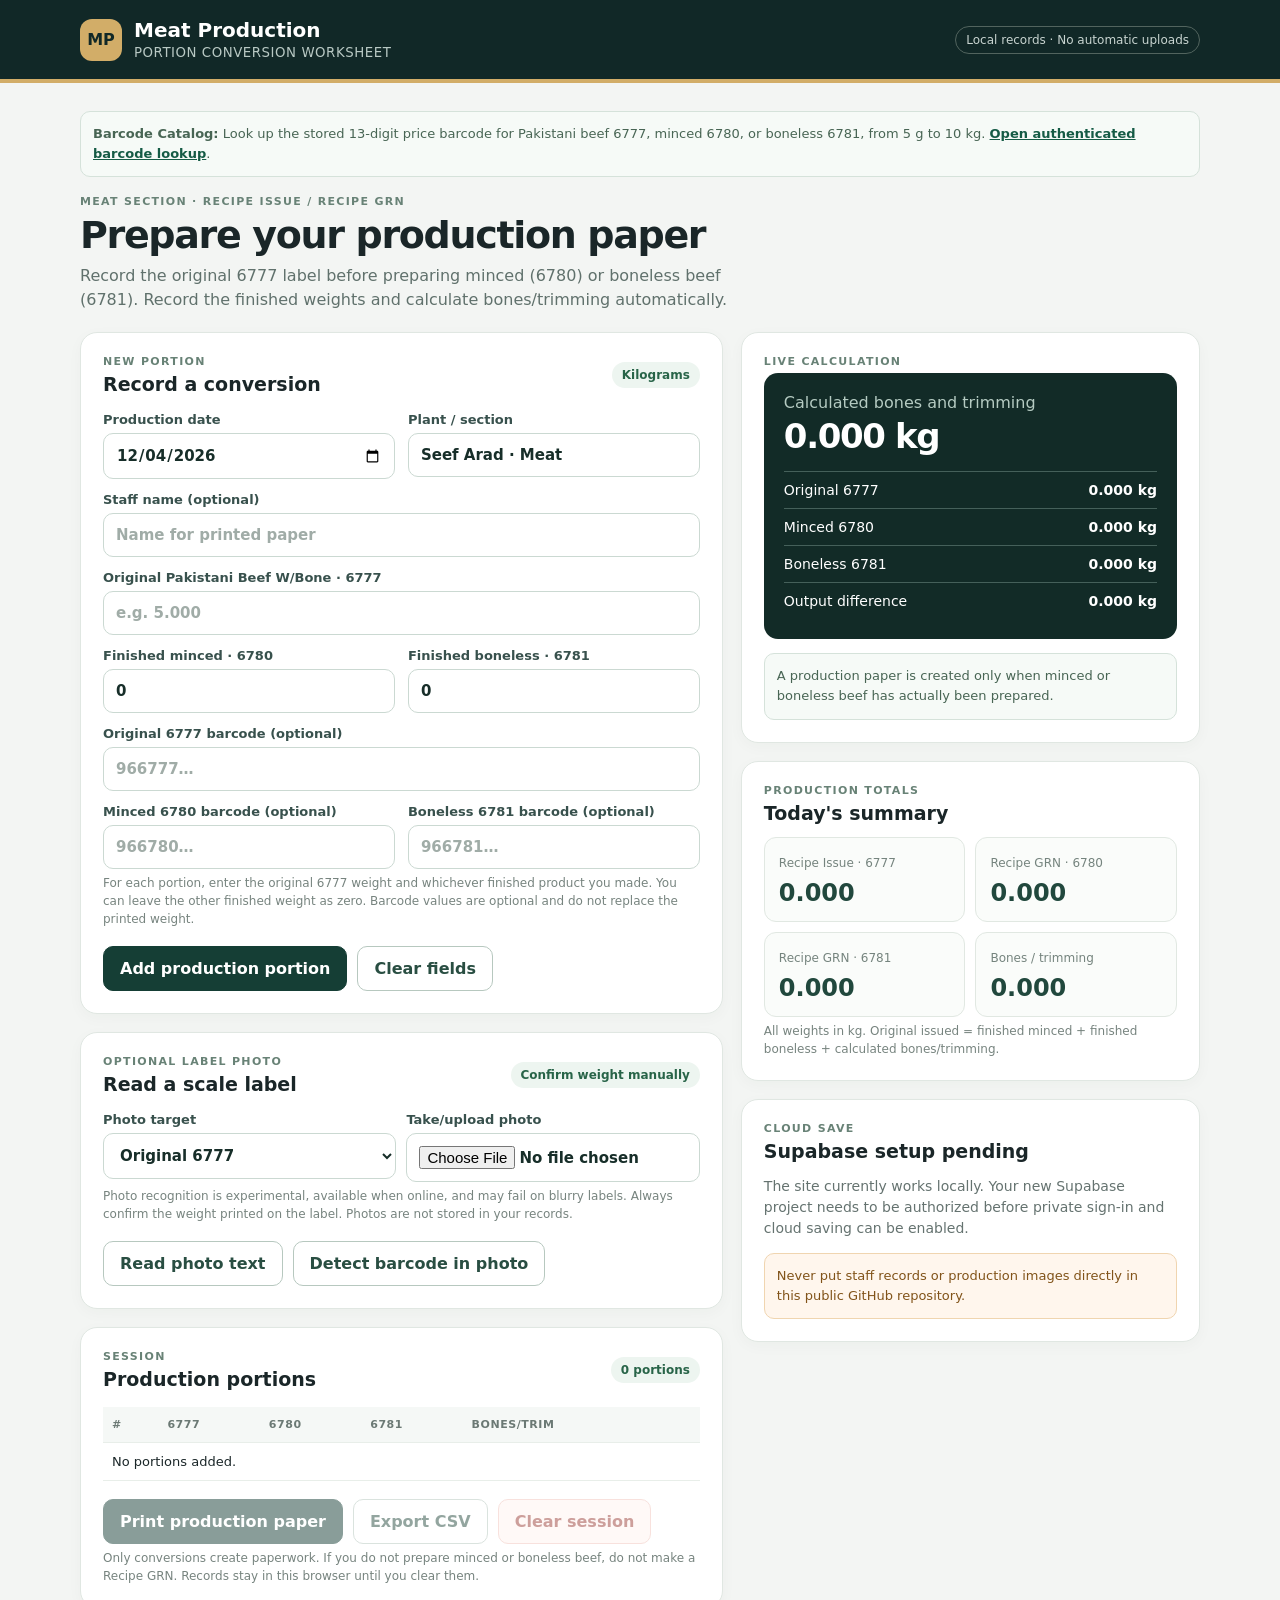
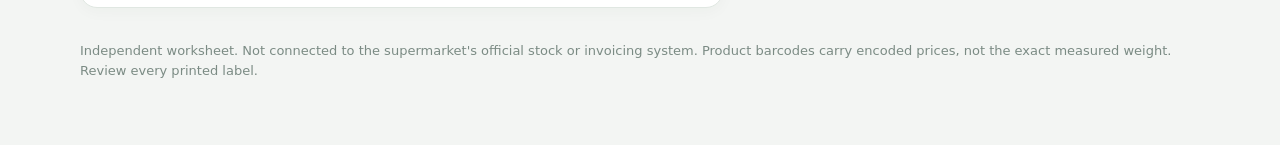
<file: manual-worksheet.html>
<!DOCTYPE html>
<html lang="en">
<head>
<meta charset="UTF-8"><meta name="viewport" content="width=device-width,initial-scale=1">
<title>Meat Production | Portion Conversion Worksheet</title>
<meta name="theme-color" content="#112827">
<style>
:root{font-family:Inter,system-ui,-apple-system,"Segoe UI",sans-serif;color:#1a2628;background:#f3f5f3;font-synthesis:none}
*{box-sizing:border-box}body{margin:0}button,input,select{font:inherit}button{cursor:pointer}a{color:inherit}
.top{background:#112827;color:white;padding:18px 0;border-bottom:4px solid #d2ad68}
.wrap{width:min(1120px,calc(100% - 32px));margin:auto}.top .wrap{display:flex;justify-content:space-between;align-items:center;gap:12px}
.brand{display:flex;align-items:center;gap:12px}.mark{display:grid;place-items:center;background:#d2ad68;color:#112827;width:42px;height:42px;border-radius:12px;font-weight:900}.brand strong{display:block;font-size:20px}.brand small{color:#b9c9c4;letter-spacing:.04em}
.tag{color:#c8d4d0;border:1px solid #52645e;padding:6px 10px;border-radius:99px;font-size:12px}
main{padding:28px 0 65px}.hero{display:flex;align-items:flex-start;justify-content:space-between;gap:20px;margin-bottom:20px}
h1{font-size:clamp(26px,4vw,38px);margin:0 0 7px;letter-spacing:-.035em}h2{font-size:19px;margin:0}p{line-height:1.5}.muted{color:#657370}.hero p{margin:0;color:#60716c;max-width:670px}
.grid{display:grid;grid-template-columns:minmax(0,1.4fr) minmax(300px,1fr);gap:18px}.card{background:white;border:1px solid #e0e7e2;box-shadow:0 4px 15px #24332908;border-radius:17px;padding:22px;margin-bottom:18px}
.sectionhead{display:flex;align-items:center;justify-content:space-between;gap:12px;margin-bottom:17px}.eyebrow{font-size:11px;font-weight:800;letter-spacing:.12em;color:#688276;margin-bottom:5px;text-transform:uppercase}.pill{padding:6px 10px;border-radius:99px;background:#edf5f0;color:#286448;font-size:12px;font-weight:700}
.fields{display:grid;grid-template-columns:repeat(2,minmax(0,1fr));gap:13px}.field{display:flex;flex-direction:column;gap:6px;font-size:13px;font-weight:650;color:#38514d}.field.full{grid-column:1/-1}
input,select{width:100%;min-width:0;padding:12px;border:1px solid #cbd9d2;border-radius:10px;background:#fff;color:#172e29;font-size:15px}
input:focus,select:focus{outline:2px solid #93b9a9;border-color:#426d5b}input::placeholder{color:#a0aca7}
.help{font-size:12px;line-height:1.5;color:#77847f;margin:5px 0 0}
.actions{display:flex;flex-wrap:wrap;gap:10px;margin-top:18px}
.btn{background:#153e35;color:white;border:1px solid #153e35;border-radius:10px;font-weight:700;padding:12px 16px}
.btn.secondary{background:white;color:#294e42;border-color:#b7c8bf}.btn.danger{background:#fff4f1;border-color:#f2c5bc;color:#9c4139}
.btn:disabled{opacity:.5;cursor:not-allowed}.btn:hover:not(:disabled){filter:brightness(.95)}
.calc{background:#122b27;color:#fff;border-radius:14px;padding:20px;margin-bottom:14px}
.calc .muted{color:#b5cbc2}.metric{font-size:34px;font-weight:850;letter-spacing:-.04em;margin:4px 0 15px}.tally{display:flex;justify-content:space-between;gap:10px;border-top:1px solid #45605a;padding:10px 0;font-size:14px}
.tally strong{font-variant-numeric:tabular-nums}.good{color:#87e0b0}.bad{color:#ffb5a7}
.note{font-size:13px;line-height:1.55;border:1px solid #d5e2da;border-radius:10px;background:#f6faf7;padding:12px;color:#486554}
.note.warning{background:#fff6ed;border-color:#f0d5b0;color:#815319}.note.error{background:#fff1ed;border-color:#ecc3b8;color:#923d2b}
.statgrid{display:grid;grid-template-columns:repeat(2,minmax(0,1fr));gap:10px}.stat{border:1px solid #e1e8e2;border-radius:12px;padding:14px;background:#fafcfa}
.stat b{display:block;font-size:24px;color:#21483d;margin-top:8px;font-variant-numeric:tabular-nums}.stat span{font-size:12px;color:#75847e}
.table-scroll{overflow-x:auto}.records{width:100%;border-collapse:collapse;min-width:580px;font-size:13px}.records th{text-align:left;color:#6b7974;font-size:11px;letter-spacing:.05em;text-transform:uppercase;background:#f5f8f6}.records td,.records th{padding:11px 9px;border-bottom:1px solid #e8eee9}.records td{font-variant-numeric:tabular-nums}
.mini{padding:5px 8px;border:1px solid #d8e2db;background:white;border-radius:7px;color:#39564a}
.foot{font-size:13px;color:#7b8b84;margin-top:15px;line-height:1.5}.hide{display:none!important}.photo-row{display:grid;grid-template-columns:1fr 1fr;gap:10px}
.preview{max-width:100%;max-height:175px;border-radius:9px;border:1px solid #d6e0d8;margin-top:10px}
.print-only{display:none}.paper{font-family:Arial,sans-serif;color:#111;padding:0}
.paper h2,.paper h3{text-align:center;margin:7px 0}.paper h2{font-size:18px}.paper h3{font-size:14px}
.paper table{border-collapse:collapse;width:100%;margin:8px 0 15px;font-size:12px}.paper td,.paper th{border:1px solid #555;padding:8px;text-align:left}.paper .paperline{display:flex;justify-content:space-between;gap:12px;font-size:12px;margin-bottom:10px}.paper .sticker{height:68px;border:1px dashed #777;display:flex;align-items:center;justify-content:center;font-size:10px;color:#666}.paper .paperfoot{display:flex;justify-content:space-between;margin-top:22px;font-size:12px}
@media(max-width:760px){.grid{grid-template-columns:1fr}.hero{display:block}.card{padding:17px}.fields{gap:10px}.brand strong{font-size:17px}.tag{display:none}}
@media(max-width:400px){.fields{grid-template-columns:1fr}.photo-row{grid-template-columns:1fr}}
@media print{body{background:white}.no-print,.top,main{display:none!important}.print-only{display:block!important}.paper{padding:4mm}@page{size:A4;margin:14mm} }
</style>
</head>
<body>
<header class="top no-print"><div class="wrap"><div class="brand"><div class="mark">MP</div><div><strong>Meat Production</strong><small>PORTION CONVERSION WORKSHEET</small></div></div><span class="tag">Local records · No automatic uploads</span></div></header>
<main class="wrap">
<div class="note no-print" style="margin:0 0 18px"><strong>Barcode Catalog:</strong> Look up the stored 13-digit price barcode for Pakistani beef 6777, minced 6780, or boneless 6781, from 5 g to 10 kg. <a href="./barcode-catalog.html" style="font-weight:800;color:#155b45">Open authenticated barcode lookup</a>.</div>
<section class="hero"><div><div class="eyebrow">MEAT SECTION · RECIPE ISSUE / RECIPE GRN</div><h1>Prepare your production paper</h1><p>Record the original 6777 label before preparing minced (6780) or boneless beef (6781). Record the finished weights and calculate bones/trimming automatically.</p></div></section>
<div class="grid">
<div>
<section class="card">
<div class="sectionhead"><div><div class="eyebrow">NEW PORTION</div><h2>Record a conversion</h2></div><span class="pill">Kilograms</span></div>
<div class="fields">
<label class="field">Production date<input type="date" id="workDate"></label>
<label class="field">Plant / section<input type="text" id="plant" value="Seef Arad · Meat" maxlength="70"></label>
<label class="field full">Staff name (optional)<input type="text" id="staff" maxlength="80" placeholder="Name for printed paper"></label>
<label class="field full">Original Pakistani Beef W/Bone · 6777<input id="original" type="number" min="0" max="9999" step="0.001" placeholder="e.g. 5.000" inputmode="decimal" required></label>
<label class="field">Finished minced · 6780<input id="minced" type="number" min="0" step="0.001" value="0" inputmode="decimal"></label>
<label class="field">Finished boneless · 6781<input id="boneless" type="number" min="0" step="0.001" value="0" inputmode="decimal"></label>
<label class="field full">Original 6777 barcode (optional)<input id="code6777" type="text" inputmode="numeric" maxlength="18" placeholder="966777…"></label>
<label class="field">Minced 6780 barcode (optional)<input id="code6780" type="text" inputmode="numeric" maxlength="18" placeholder="966780…"></label>
<label class="field">Boneless 6781 barcode (optional)<input id="code6781" type="text" inputmode="numeric" maxlength="18" placeholder="966781…"></label>
</div>
<p class="help">For each portion, enter the original 6777 weight and whichever finished product you made. You can leave the other finished weight as zero. Barcode values are optional and do not replace the printed weight.</p>
<div class="actions"><button id="add" class="btn" type="button">Add production portion</button><button id="resetForm" class="btn secondary" type="button">Clear fields</button></div>
<div id="formNote" class="note hide" role="status" aria-live="polite"></div>
</section>
<section class="card">
<div class="sectionhead"><div><div class="eyebrow">OPTIONAL LABEL PHOTO</div><h2>Read a scale label</h2></div><span class="pill">Confirm weight manually</span></div>
<div class="photo-row"><label class="field">Photo target<select id="photoTarget"><option value="original">Original 6777</option><option value="minced">Minced 6780</option><option value="boneless">Boneless 6781</option></select></label><label class="field">Take/upload photo<input id="photo" type="file" accept="image/*" capture="environment"></label></div>
<img id="photoPreview" class="preview hide" alt="Selected label photo preview">
<p class="help">Photo recognition is experimental, available when online, and may fail on blurry labels. Always confirm the weight printed on the label. Photos are not stored in your records.</p>
<div class="actions"><button id="readPhoto" type="button" class="btn secondary">Read photo text</button><button id="readBarcode" type="button" class="btn secondary">Detect barcode in photo</button></div>
<div id="photoStatus" class="note hide" role="status" aria-live="polite"></div>
</section>
<section class="card">
<div class="sectionhead"><div><div class="eyebrow">SESSION</div><h2>Production portions</h2></div><span id="count" class="pill">0 portions</span></div>
<div class="table-scroll"><table class="records"><thead><tr><th>#</th><th>6777</th><th>6780</th><th>6781</th><th>Bones/trim</th><th></th></tr></thead><tbody id="rows"><tr><td colspan="6">No portions added.</td></tr></tbody></table></div>
<div class="actions"><button id="print" class="btn" type="button">Print production paper</button><button id="csv" class="btn secondary" type="button">Export CSV</button><button id="clearAll" class="btn danger" type="button">Clear session</button></div>
<p class="help">Only conversions create paperwork. If you do not prepare minced or boneless beef, do not make a Recipe GRN. Records stay in this browser until you clear them.</p>
</section>
</div>
<aside>
<section class="card"><div class="eyebrow">LIVE CALCULATION</div><div class="calc"><div class="muted">Calculated bones and trimming</div><div id="difference" class="metric">0.000 kg</div><div class="tally"><span>Original 6777</span><strong id="pvOriginal">0.000 kg</strong></div><div class="tally"><span>Minced 6780</span><strong id="pvMinced">0.000 kg</strong></div><div class="tally"><span>Boneless 6781</span><strong id="pvBoneless">0.000 kg</strong></div><div class="tally"><span>Output difference</span><strong id="pvDiff">0.000 kg</strong></div></div><div id="balanceMessage" class="note">Enter a 6777 weight and a finished meat weight to start.</div></section>
<section class="card"><div class="eyebrow">PRODUCTION TOTALS</div><h2 style="margin-bottom:13px">Today's summary</h2>
<div class="statgrid"><div class="stat"><span>Recipe Issue · 6777</span><b id="totalOriginal">0.000</b></div><div class="stat"><span>Recipe GRN · 6780</span><b id="totalMinced">0.000</b></div><div class="stat"><span>Recipe GRN · 6781</span><b id="totalBoneless">0.000</b></div><div class="stat"><span>Bones / trimming</span><b id="totalWaste">0.000</b></div></div>
<p class="help">All weights in kg. Original issued = finished minced + finished boneless + calculated bones/trimming.</p></section>
<section class="card"><div class="eyebrow">CLOUD SAVE</div><h2>Supabase setup pending</h2><p class="muted" style="font-size:14px">The site currently works locally. Your new Supabase project needs to be authorized before private sign-in and cloud saving can be enabled.</p><div class="note warning">Never put staff records or production images directly in this public GitHub repository.</div></section>
</aside></div>
<footer class="foot">Independent worksheet. Not connected to the supermarket's official stock or invoicing system. Product barcodes carry encoded prices, not the exact measured weight. Review every printed label.</footer>
</main>
<section id="paper" class="print-only paper" aria-label="Printable production form">
<h2>MEAT PRODUCTION · PRODUCTION IN STORE FORM</h2>
<div class="paperline"><span>Plant / Section: <b id="pPlant"></b></span><span>Date: <b id="pDate"></b></span></div>
<div class="paperline"><span>Staff: <b id="pStaff"></b></span><span>Production: 6777 → 6780 / 6781</span></div>
<h3>Recipe Issue (Sub Contract PO)</h3>
<table><thead><tr><th>Barcode</th><th>Item Name</th><th>UOM</th><th>QTY</th></tr></thead><tbody><tr><td>6777</td><td>Pakistani Beef W/Bone</td><td>kg</td><td id="pIssue"></td></tr></tbody></table>
<h3>Recipe GRN (Bundling)</h3>
<table><thead><tr><th>Barcode</th><th>Item Name</th><th>UOM</th><th>QTY</th></tr></thead><tbody id="pGrn"></tbody></table>
<h3>Portion Labels & Conversion Details</h3>
<table><thead><tr><th>#</th><th>6777 original label</th><th>6780 minced label</th><th>6781 boneless label</th><th>Bones/trim kg</th></tr></thead><tbody id="pPortions"></tbody></table>
<div class="paperfoot"><span>Prepared by: __________________</span><span>Checked by: __________________</span></div>
</section>
<script>
(function(){
"use strict";
const $=id=>document.getElementById(id);
const KEY="meat-production-v1";
let items=[];
try{const raw=JSON.parse(localStorage.getItem(KEY)||"[]");if(Array.isArray(raw))items=raw.filter(x=>x&&Number.isInteger(x.a)&&Number.isInteger(x.m)&&Number.isInteger(x.b)&&x.a>0&&x.a>=x.m+x.b)}catch(_){}
const kg=x=>(x/1000).toFixed(3);
const grams=(id)=>{let x=Number($(id).value);return Number.isFinite(x)&&x>=0&&Number.isInteger(Math.round(x*1000))?Math.round(x*1000):NaN};
const sum=k=>items.reduce((t,x)=>t+x[k],0);
function barcodeValid(s){if(!/^\d{13}$/.test(s))return false;let n=0;for(let i=0;i<12;i++)n+=Number(s[i])*(i%2===0?1:3);return (10-n%10)%10===Number(s[12]);}
function bar(id,prefix){const s=$(id).value.replace(/\D/g,"");if(!s)return "";if(!barcodeValid(s)||!s.startsWith(prefix)){throw Error("Barcode for "+prefix+" must be a valid EAN-13 label for that product.");}return s;}
function stateNote(text,type){$("formNote").textContent=text;$("formNote").className="note"+(type?" "+type:"");}
function totals(){return {a:sum("a"),m:sum("m"),b:sum("b"),w:sum("a")-sum("m")-sum("b")}}
function render(){
const t=totals();$("totalOriginal").textContent=kg(t.a);$("totalMinced").textContent=kg(t.m);$("totalBoneless").textContent=kg(t.b);$("totalWaste").textContent=kg(t.w);$("count").textContent=items.length+" portion"+(items.length===1?"":"s");
$("rows").replaceChildren();if(!items.length){const tr=document.createElement("tr"),td=document.createElement("td");td.colSpan=6;td.textContent="No portions added.";tr.append(td);$("rows").append(tr);}
items.forEach((r,i)=>{const tr=document.createElement("tr");[String(i+1),kg(r.a),r.m?kg(r.m):"—",r.b?kg(r.b):"—",kg(r.a-r.m-r.b)].forEach(v=>{const td=document.createElement("td");td.textContent=v;tr.append(td)});const td=document.createElement("td");const btn=document.createElement("button");btn.className="mini";btn.textContent="Remove";btn.type="button";btn.onclick=()=>{items.splice(i,1);save()};td.append(btn);tr.append(td);$("rows").append(tr)});
$("print").disabled=!items.length;$("csv").disabled=!items.length;$("clearAll").disabled=!items.length;
}
function save(){localStorage.setItem(KEY,JSON.stringify(items));render()}
function preview(){
const a=grams("original"),m=grams("minced"),b=grams("boneless");const fine=[a,m,b].every(Number.isFinite);const aa=fine?a:0,mm=fine?m:0,bb=fine?b:0,d=aa-mm-bb;
$("pvOriginal").textContent=kg(aa)+" kg";$("pvMinced").textContent=kg(mm)+" kg";$("pvBoneless").textContent=kg(bb)+" kg";$("pvDiff").textContent=kg(d)+" kg";$("difference").textContent=kg(d)+" kg";
const el=$("balanceMessage");if(!fine){el.className="note error";el.textContent="Enter valid non-negative weights.";return}
if(a<=0||m+b<=0){el.className="note";el.textContent="A production paper is created only when minced or boneless beef has actually been prepared.";return}
if(d<0){el.className="note error";el.textContent="Finished meat cannot weigh more than the original 6777 portion.";return}
el.className="note";el.textContent="Ready: "+kg(a)+" kg original = "+kg(m+b)+" kg finished meat + "+kg(d)+" kg bones/trimming.";
}
["original","minced","boneless"].forEach(id=>$(id).addEventListener("input",preview));
$("add").onclick=()=>{
const a=grams("original"),m=grams("minced"),b=grams("boneless");
if(![a,m,b].every(Number.isFinite)||a<=0||m+b===0||m+b>a){stateNote("Enter a valid original weight and at least one finished weight. Finished total cannot exceed original.","error");return}
try{const row={a,m,b,c6777:bar("code6777","966777"),c6780:bar("code6780","966780"),c6781:bar("code6781","966781")};
if(row.c6780&&!m||row.c6781&&!b)throw Error("Do not attach a finished-product barcode for a zero weight.");
items.push(row);save();["original","code6777","code6780","code6781"].forEach(id=>$(id).value="");$("minced").value="0";$("boneless").value="0";preview();stateNote("Portion added. Attach or keep its physical scale labels for the printed paper.");}
catch(e){stateNote(e.message,"error")}
};
$("resetForm").onclick=()=>{["original","code6777","code6780","code6781"].forEach(id=>$(id).value="");$("minced").value="0";$("boneless").value="0";$("formNote").className="note hide";preview()};
$("clearAll").onclick=()=>{if(items.length&&confirm("Clear all portions saved in this browser?")){items=[];save()}};
function cell(v){const td=document.createElement("td");td.textContent=v;return td}
function summaryTable(){const t=totals();$("pPlant").textContent=$("plant").value||"____________";$("pDate").textContent=$("workDate").value;$("pStaff").textContent=$("staff").value||"____________";$("pIssue").textContent=kg(t.a);$("pGrn").replaceChildren();
const createRow=(code,name,weight)=>{if(weight<=0)return;const tr=document.createElement("tr");[code,name,"kg",kg(weight)].forEach(v=>tr.append(cell(v)));$("pGrn").append(tr)};
createRow("6780","Pakistani Beef Minced",t.m);createRow("6781","Pakistani Beef Without Bone",t.b);createRow("—","Bones / Trimming (calculated)",t.w);
$("pPortions").replaceChildren();
items.forEach((r,i)=>{const tr=document.createElement("tr");tr.append(cell(String(i+1)));[["6777",r.a,r.c6777],["6780",r.m,r.c6780],["6781",r.b,r.c6781]].forEach(([code,wt,num])=>{const td=document.createElement("td");if(wt){const span=document.createElement("div");span.textContent=code+" · "+kg(wt)+" kg"+(num?" · "+num:"");td.append(span);const sticker=document.createElement("div");sticker.className="sticker";sticker.textContent="Attach "+code+" scale label here";td.append(sticker)}else{td.textContent="Not prepared"}tr.append(td)});tr.append(cell(kg(r.a-r.m-r.b)));$("pPortions").append(tr)});
}
$("print").onclick=()=>{if(!items.length)return;summaryTable();window.print()};
$("csv").onclick=()=>{if(!items.length)return;const h=["No","Original 6777 kg","Minced 6780 kg","Boneless 6781 kg","Bones / trimming kg","Barcode 6777","Barcode 6780","Barcode 6781"];const data=[h,...items.map((r,i)=>[i+1,kg(r.a),kg(r.m),kg(r.b),kg(r.a-r.m-r.b),r.c6777||"",r.c6780||"",r.c6781||""])];const csv=data.map(row=>row.map(v=>'"'+String(v).replace(/"/g,'""')+'"').join(",")).join("\r\n");const blob=new Blob([csv],{type:"text/csv;charset=utf-8"});const url=URL.createObjectURL(blob);const a=document.createElement("a");a.href=url;a.download="meat-production-"+$("workDate").value+".csv";a.click();setTimeout(()=>URL.revokeObjectURL(url),500)};
$("workDate").value=new Date().toLocaleDateString("en-CA");
let photoFile=null;
$("photo").onchange=e=>{photoFile=e.target.files[0]||null;const im=$("photoPreview");if(!photoFile){im.className="preview hide";return}im.src=URL.createObjectURL(photoFile);im.className="preview";photoStatus("Photo selected. Use read text or barcode, then confirm the printed weight.")};
function photoStatus(t,bad){$("photoStatus").className="note"+(bad?" warning":"");$("photoStatus").textContent=t}
function target(){return $("photoTarget").value}
function assignBarcode(val){const expected={original:"966777",minced:"966780",boneless:"966781"}[target()];if(!barcodeValid(val)||!val.startsWith(expected)){photoStatus("Detected barcode does not match expected product "+expected+".",true);return}$({original:"code6777",minced:"code6780",boneless:"code6781"}[target()]).value=val;photoStatus("Barcode copied: "+val+". Confirm exact printed weight separately.")}
$("readBarcode").onclick=async()=>{if(!photoFile){photoStatus("Choose a scale-label photo first.",true);return}if(!("BarcodeDetector" in window)){photoStatus("This browser does not support barcode detection from a photo. Enter the 13-digit barcode manually.",true);return}try{const bd=new BarcodeDetector({formats:["ean_13"]});const bmp=await createImageBitmap(photoFile);const vals=await bd.detect(bmp);bmp.close();if(!vals.length){photoStatus("No EAN-13 found. Try a clearer photo.",true);return}assignBarcode(vals[0].rawValue)}catch(e){photoStatus("Could not decode barcode: "+e.message,true)}};
let tess=null;function loadTesseract(){if(window.Tesseract)return Promise.resolve();if(tess)return tess;tess=new Promise((resolve,reject)=>{const s=document.createElement("script");s.src="https://cdn.jsdelivr.net/npm/tesseract.js@5/dist/tesseract.min.js";s.onload=resolve;s.onerror=()=>reject(Error("Could not load OCR library; check internet access"));document.head.append(s)});return tess}
$("readPhoto").onclick=async()=>{if(!photoFile){photoStatus("Choose a photo first.",true);return}photoStatus("Reading label in this browser; this may take a moment.");try{await loadTesseract();const result=await Tesseract.recognize(photoFile,"eng");const txt=result.data.text||"";const lines=txt.split(/\n/).map(x=>x.trim()).filter(Boolean);
const idx=lines.findIndex(l=>/WEIGHT|الوزن/i.test(l));let weights=[];if(idx>=0){const slice=lines.slice(idx,idx+3).join(" ");weights=[...slice.matchAll(/\b(\d{1,3}[.,]\d{3})\b/g)].map(x=>x[1])}
if(weights.length===1){const field=$(target());field.value=weights[0].replace(",",".");preview();photoStatus("Possible weight "+weights[0]+" kg filled in. Check against the printed label before saving.")}else{photoStatus("Photo text read but weight uncertain. Please enter the exact printed weight manually. Recognized: "+lines.slice(0,6).join(" | ").slice(0,240),true)}}catch(e){photoStatus("Photo text recognition failed: "+e.message,true)}};
render();preview();
})();
</script>
</body>
</html>
</file>
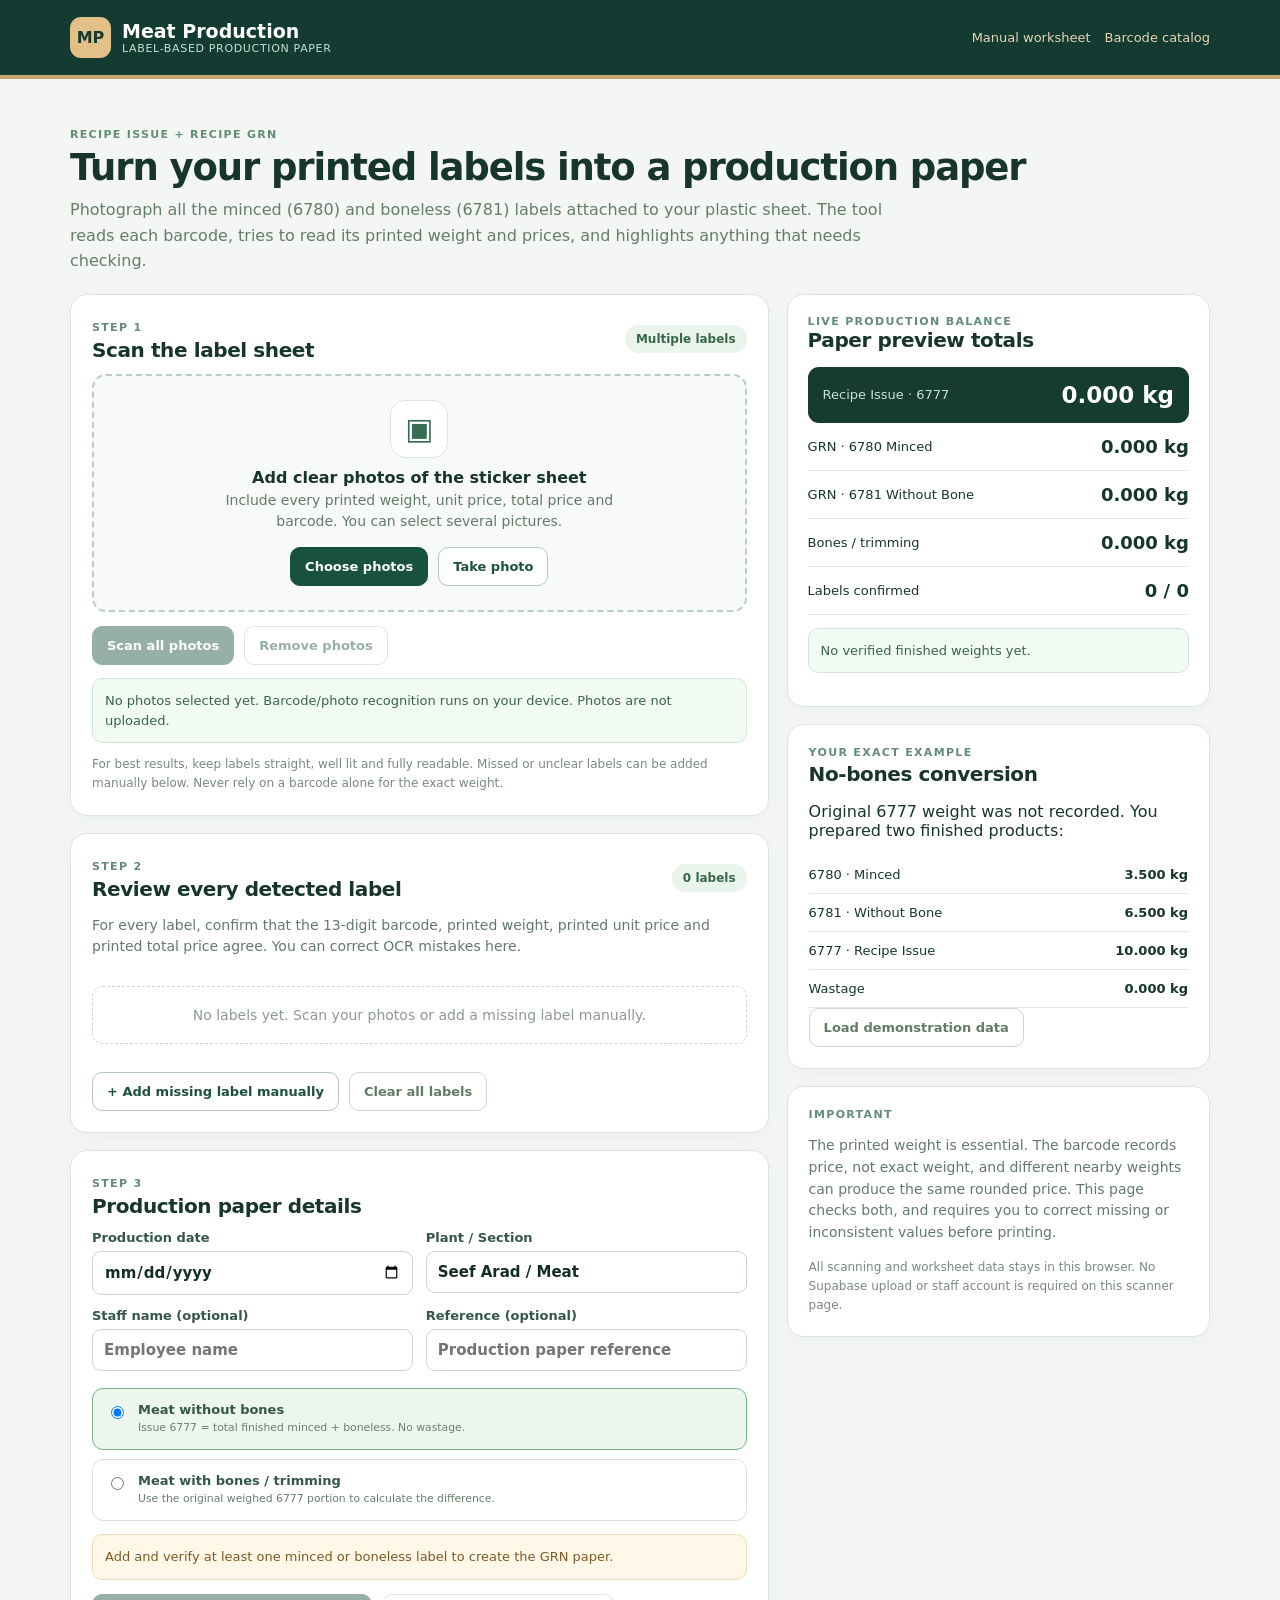
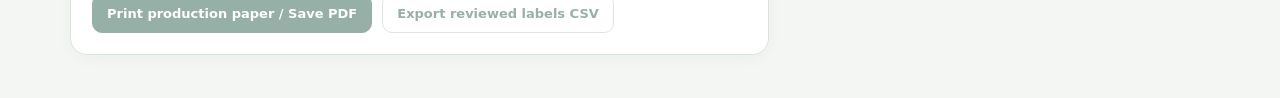
<file: scan-layout.html>
<!DOCTYPE html>
<html lang="en">
<head>
<meta charset="UTF-8">
<meta name="viewport" content="width=device-width,initial-scale=1">
<meta name="theme-color" content="#183c32">
<meta name="description" content="Scan printed minced and boneless beef labels, double-check price and weight, and prepare Recipe Issue and GRN production paper.">
<title>Meat Production | Scan Label Sheets</title>
<link rel="stylesheet" href="scanner.css">
</head>
<body>
<header class="site-head noprint"><div class="container header-row"><div class="brand"><div class="brandmark">MP</div><div><strong>Meat Production</strong><small>Label-based production paper</small></div></div><nav><a href="./manual-worksheet.html">Manual worksheet</a><a href="./barcode-catalog.html">Barcode catalog</a></nav></div></header>
<main class="container noprint">
  <div class="intro"><span class="kicker">Recipe Issue + Recipe GRN</span><h1>Turn your printed labels into a production paper</h1><p>Photograph all the minced (6780) and boneless (6781) labels attached to your plastic sheet. The tool reads each barcode, tries to read its printed weight and prices, and highlights anything that needs checking.</p></div>

  <div class="workgrid">
    <div class="maincol">
      <section class="panel">
        <div class="section-top"><div><span class="kicker">Step 1</span><h2>Scan the label sheet</h2></div><span class="tag">Multiple labels</span></div>
        <div class="upload-area">
          <div class="upload-symbol">▣</div>
          <p class="upload-title">Add clear photos of the sticker sheet</p>
          <p class="muted">Include every printed weight, unit price, total price and barcode. You can select several pictures.</p>
          <div class="buttons"><label class="btn" for="sheetPhotos">Choose photos<input id="sheetPhotos" type="file" accept="image/*" multiple hidden></label><label class="btn btn-light" for="cameraPhoto">Take photo<input id="cameraPhoto" type="file" accept="image/*" capture="environment" hidden></label></div>
        </div>
        <div id="photoQueue" class="photo-queue"></div>
        <div class="buttons"><button id="scanBtn" class="btn" type="button" disabled>Scan all photos</button><button id="clearPhotos" class="btn btn-light" type="button" disabled>Remove photos</button></div>
        <div id="scanMsg" class="message" role="status" aria-live="polite">No photos selected yet. Barcode/photo recognition runs on your device. Photos are not uploaded.</div>
        <p class="fineprint">For best results, keep labels straight, well lit and fully readable. Missed or unclear labels can be added manually below. Never rely on a barcode alone for the exact weight.</p>
      </section>

      <section class="panel">
        <div class="section-top"><div><span class="kicker">Step 2</span><h2>Review every detected label</h2></div><span id="labelCount" class="tag">0 labels</span></div>
        <p class="muted">For every label, confirm that the 13-digit barcode, printed weight, printed unit price and printed total price agree. You can correct OCR mistakes here.</p>
        <div id="labels" class="labels"><p class="empty">No labels yet. Scan your photos or add a missing label manually.</p></div>
        <div class="buttons"><button id="addLabel" type="button" class="btn btn-light">+ Add missing label manually</button><button id="clearLabels" type="button" class="btn btn-outline">Clear all labels</button></div>
      </section>

      <section class="panel">
        <div class="section-top"><div><span class="kicker">Step 3</span><h2>Production paper details</h2></div></div>
        <div class="two-fields">
          <label>Production date<input id="date" type="date"></label>
          <label>Plant / Section<input id="plant" value="Seef Arad / Meat" maxlength="90"></label>
          <label>Staff name (optional)<input id="staff" maxlength="90" placeholder="Employee name"></label>
          <label>Reference (optional)<input id="reference" maxlength="80" placeholder="Production paper reference"></label>
        </div>
        <div class="mode-select">
          <label class="mode"><input type="radio" name="materialMode" value="no-bones" checked><span><strong>Meat without bones</strong><small>Issue 6777 = total finished minced + boneless. No wastage.</small></span></label>
          <label class="mode"><input type="radio" name="materialMode" value="with-bones"><span><strong>Meat with bones / trimming</strong><small>Use the original weighed 6777 portion to calculate the difference.</small></span></label>
        </div>
        <div id="originalWeightBlock" class="field-block hidden"><label>Original 6777 weighed amount (kg)<input id="originalWeight" inputmode="decimal" type="number" min="0" step=".001" placeholder="Example: 10.500"></label><p class="fineprint">Required only when the original 6777 meat contained bones/trimming. This is not estimated from the finished labels.</p></div>
        <div id="paperWarning" class="message warn">Add and verify at least one minced or boneless label to create the GRN paper.</div>
        <div class="buttons"><button id="printBtn" class="btn" disabled>Print production paper / Save PDF</button><button id="exportBtn" class="btn btn-light" disabled>Export reviewed labels CSV</button></div>
      </section>
    </div>

    <aside>
      <section class="panel summary-panel"><div class="kicker">Live production balance</div><h2>Paper preview totals</h2>
        <div class="total highlight"><span>Recipe Issue · 6777</span><strong id="issueTotal">0.000 kg</strong></div>
        <div class="total"><span>GRN · 6780 Minced</span><strong id="mincedTotal">0.000 kg</strong></div>
        <div class="total"><span>GRN · 6781 Without Bone</span><strong id="bonelessTotal">0.000 kg</strong></div>
        <div class="total"><span>Bones / trimming</span><strong id="wasteTotal">0.000 kg</strong></div>
        <div class="total"><span>Labels confirmed</span><strong id="verifiedTotal">0 / 0</strong></div>
        <p id="balanceText" class="message">No verified finished weights yet.</p>
      </section>
      <section class="panel example"><div class="kicker">Your exact example</div><h2>No-bones conversion</h2><p>Original 6777 weight was not recorded. You prepared two finished products:</p>
        <div class="sample"><span>6780 · Minced</span><b>3.500 kg</b></div><div class="sample"><span>6781 · Without Bone</span><b>6.500 kg</b></div><div class="sample"><span>6777 · Recipe Issue</span><b>10.000 kg</b></div><div class="sample"><span>Wastage</span><b>0.000 kg</b></div>
        <button id="sampleBtn" type="button" class="btn btn-outline">Load demonstration data</button>
      </section>
      <section class="panel"><div class="kicker">Important</div><p class="muted">The printed weight is essential. The barcode records price, not exact weight, and different nearby weights can produce the same rounded price. This page checks both, and requires you to correct missing or inconsistent values before printing.</p><p class="fineprint">All scanning and worksheet data stays in this browser. No Supabase upload or staff account is required on this scanner page.</p></section>
    </aside>
  </div>
</main>
<section id="printPaper" class="paper printonly" aria-label="Production in store paper">
  <header class="paper-head"><h1>Production in store form</h1><h2>MEAT PRODUCTION</h2></header>
  <table class="paper-meta"><tr><th>Plant</th><td id="ppPlant"></td><th>Date</th><td id="ppDate"></td></tr><tr><th>Section</th><td>Meat</td><th>Staff</th><td id="ppStaff"></td></tr><tr><th>Reference</th><td id="ppReference"></td><th>Process</th><td>6777 → 6780 / 6781</td></tr></table>
  <h3>Recipe Issue (Sub Contract PO)</h3>
  <table class="paper-table"><thead><tr><th>Barcode</th><th>Item Name</th><th>UOM</th><th>QTY</th></tr></thead><tbody><tr><td>6777</td><td>Pakistani Beef With Bone</td><td>kg</td><td id="ppIssue"></td></tr></tbody></table>
  <h3>Recipe GRN (Bundling)</h3>
  <table class="paper-table"><thead><tr><th>Barcode</th><th>Item Name</th><th>UOM</th><th>QTY</th></tr></thead><tbody id="ppGrn"></tbody></table>
  <div class="paper-method" id="ppMode"></div>
  <h3>Checked printed label details</h3>
  <table class="paper-table"><thead><tr><th>#</th><th>Item</th><th>Weight (kg)</th><th>Unit Price (BD/kg)</th><th>Price (BD)</th><th>EAN-13</th></tr></thead><tbody id="ppLabels"></tbody></table>
  <p class="paper-footnote">Weights and prices checked against printed scale labels and 13-digit barcodes. Barcode price is rounded; written weight controls the total. Attach original printed labels to the paper if required by store procedure.</p>
  <div class="signature"><span>Prepared by: __________________________</span><span>Supervisor: __________________________</span></div>
</section>
<script src="scanner.js"></script>
</body></html>
</file>
<file: scanner.css>
:root{font-family:Inter,system-ui,-apple-system,"Segoe UI",sans-serif;color:#18352d;background:#f3f6f3;font-synthesis:none}
*{box-sizing:border-box}body{margin:0}button,input,select{font:inherit}button{cursor:pointer}button:disabled{opacity:.45;cursor:not-allowed}a{color:inherit}.container{width:min(1140px,calc(100% - 32px));margin:auto}
.site-head{background:#143b31;color:#fff;border-bottom:4px solid #c7a56d;padding:17px 0}.header-row{display:flex;align-items:center;justify-content:space-between;gap:16px}.brand{display:flex;gap:11px;align-items:center}.brandmark{display:grid;place-items:center;height:41px;width:41px;border-radius:11px;background:#e2c088;color:#153a30;font-weight:900}.brand strong{display:block;font-size:19px}.brand small{display:block;color:#c8dfd3;font-size:11px;letter-spacing:.06em;text-transform:uppercase}.site-head nav{display:flex;gap:14px;flex-wrap:wrap}.site-head nav a{font-size:13px;text-decoration:none;color:#e6d5b5}.site-head nav a:hover{text-decoration:underline}
.intro{padding:28px 0 20px}.intro h1{font-size:clamp(25px,3vw,37px);letter-spacing:-.03em;margin:4px 0 8px}.intro p{max-width:850px;color:#657b6e;line-height:1.6;margin:0}.kicker{font-size:11px;letter-spacing:.12em;text-transform:uppercase;font-weight:850;color:#638c78}
.workgrid{display:grid;grid-template-columns:minmax(0,1.65fr) minmax(295px,1fr);gap:18px;padding-bottom:50px}.panel{background:#fff;border:1px solid #dce5dd;border-radius:17px;padding:21px;margin-bottom:17px;box-shadow:0 4px 15px #19392b08}.section-top{display:flex;align-items:center;justify-content:space-between;gap:12px;margin-bottom:16px}.section-top h2,aside h2{font-size:20px;letter-spacing:-.02em;margin:3px 0 0}.tag{border-radius:30px;padding:7px 11px;color:#366748;background:#eaf3ec;font-size:12px;font-weight:750}
.muted{color:#64796d;line-height:1.55;font-size:14px}.fineprint{font-size:12px;color:#7a897e;line-height:1.6;margin:12px 0 0}
.upload-area{border:2px dashed #b8cec0;background:#f8faf8;border-radius:14px;text-align:center;padding:24px 15px}.upload-symbol{display:inline-grid;place-items:center;font-size:30px;color:#376d54;border:1px solid #d8e7dd;background:white;width:58px;height:58px;border-radius:15px}.upload-title{font-size:16px;font-weight:800;margin:10px 0 3px}.upload-area .muted{margin:0 auto 14px;max-width:410px}
.buttons{display:flex;gap:10px;flex-wrap:wrap;margin-top:14px}.upload-area .buttons{justify-content:center}.btn{display:inline-block;background:#18523e;color:white;padding:11px 14px;border:1px solid #18523e;border-radius:10px;font-size:13px;font-weight:800;text-align:center;text-decoration:none}.btn:hover:not(:disabled){filter:brightness(.95)}.btn-light{background:#fff;color:#1d513e;border-color:#b2c9b9}.btn-outline{background:transparent;color:#637a67;border-color:#c9d7cc}
.photo-queue{display:flex;gap:9px;overflow:auto;margin:10px 0}.photo-item{border:1px solid #d8e4dc;border-radius:11px;display:flex;align-items:center;gap:9px;padding:7px;min-width:0}.photo-item img{height:54px;width:54px;object-fit:cover;border-radius:7px}.photo-item span{overflow:hidden;text-overflow:ellipsis;white-space:nowrap;font-size:12px;max-width:135px}
.message{border:1px solid #d5e4d8;background:#f2faf4;color:#396449;border-radius:10px;padding:12px;margin-top:13px;font-size:13px;line-height:1.5}.message.warn{background:#fff8e9;border-color:#f0dcb7;color:#805926}.message.error{background:#fff0eb;border-color:#f0cdc3;color:#953f32}
.two-fields{display:grid;grid-template-columns:1fr 1fr;gap:13px}.field-block{margin-top:15px}label{color:#355649;font-size:13px;font-weight:700}.two-fields label,.field-block label,.label-input{display:flex;flex-direction:column;gap:6px}input:not([type=file]):not([type=radio]),select{width:100%;background:#fff;border:1px solid #c7d7cc;padding:11px;border-radius:9px;color:#152e25;font-size:15px;min-width:0}
input:focus,select:focus{outline:2px solid #8eb49c;border-color:#448967}.mode-select{margin-top:17px;display:grid;gap:9px}.mode{display:flex;align-items:flex-start;gap:11px;padding:13px;border:1px solid #d7e4da;border-radius:11px;cursor:pointer}.mode:has(input:checked){background:#ecf6ed;border-color:#7ab08b}.mode input{margin-top:4px}.mode strong{display:block}.mode small{display:block;font-weight:400;color:#697e70;margin-top:3px;line-height:1.5}.hidden{display:none!important}
.labels{display:grid;gap:12px}.empty{padding:20px;text-align:center;color:#8c9990;border:1px dashed #cad9cd;border-radius:10px;font-size:14px}.label-card{border:1px solid #dce6de;border-radius:13px;padding:15px}.label-card.good{border-color:#92c29d;background:#fafffa}.label-card.bad{border-color:#e4b3a6;background:#fffaf8}.label-card-head{display:flex;justify-content:space-between;align-items:center;gap:12px;margin-bottom:10px}.label-card-head h3{margin:0;font-size:15px}.status{font-size:11px;border-radius:30px;padding:5px 9px;background:#f7ead7;color:#8b6319;font-weight:850}.good .status{background:#e0f2e4;color:#296640}.bad .status{background:#fae2dc;color:#8d4636}.label-fields{display:grid;grid-template-columns:repeat(2,minmax(0,1fr));gap:11px}.label-fields .wide{grid-column:1 / -1}.label-fields label{display:flex;flex-direction:column;gap:5px}.label-extra{display:flex;justify-content:space-between;gap:10px;align-items:center;margin-top:12px}.label-extra small{color:#758679;font-size:12px}.label-actions{display:flex;gap:7px;justify-content:flex-end}.mini{background:#fff;border:1px solid #bbccc0;border-radius:8px;color:#34624c;font-size:12px;padding:7px 9px}.label-card .message{margin-top:10px}
.summary-panel .highlight{background:#163b30;border-radius:11px;color:#fff;padding:15px;margin-top:15px}.total{display:flex;justify-content:space-between;align-items:center;gap:12px;padding:13px 0;border-bottom:1px solid #e4ebe4;font-size:13px}.total strong{font-size:18px;font-variant-numeric:tabular-nums}.highlight strong{font-size:23px}.highlight span{color:#c9e2d5}.total.highlight{border:0}.sample{display:flex;justify-content:space-between;gap:12px;padding:11px 0;border-bottom:1px solid #e2eae3;font-size:13px}.sample b{white-space:nowrap}
.printonly{display:none}.paper{font-family:Arial,sans-serif;color:#161616}.paper-head{text-align:center;margin-bottom:15px}.paper-head h1{font-size:19px;margin:0 0 5px}.paper-head h2{font-size:15px;margin:0}.paper h3{text-align:center;font-size:14px;margin:20px 0 8px;text-decoration:underline}.paper-meta,.paper-table{border-collapse:collapse;width:100%;font-size:11px;table-layout:fixed}.paper-meta th,.paper-meta td,.paper-table th,.paper-table td{border:1px solid #666;padding:9px 7px;text-align:left;word-wrap:break-word}.paper-meta th{width:14%;background:#f4f4f4}.paper-table th{background:#ebebeb}.paper-table th:first-child{width:18%}.paper-table th:nth-last-child(-n+2){width:17%}.paper-method{margin-top:11px;font-size:12px}.paper-footnote{font-size:10px;line-height:1.6;margin-top:18px}.signature{display:flex;justify-content:space-between;margin-top:32px;font-size:12px}
@media(max-width:850px){.workgrid{grid-template-columns:1fr}.header-row{align-items:flex-start}.site-head nav{justify-content:flex-end}}
@media(max-width:520px){.site-head nav{font-size:12px;gap:8px}.header-row{flex-wrap:wrap}.two-fields{grid-template-columns:1fr}.label-fields{grid-template-columns:1fr}.label-fields .wide{grid-column:1}.panel{padding:16px}.intro{padding:22px 0 15px}.label-card-head{align-items:flex-start}.label-extra{align-items:flex-start;flex-direction:column}}
@media print{html,body{background:#fff;color:#000}.noprint{display:none!important}.printonly{display:block!important}.paper{padding:0;margin:0}.paper-table tr{page-break-inside:avoid}@page{size:A4;margin:14mm}}

/* Scanner review: placeholders must look distinct from actual detected text. */
.label-fields input::placeholder{color:#9eafa5;font-style:italic;opacity:1}
.label-card.bad .label-fields input:placeholder-shown{border-color:#ddad96;background:#fff9f5}
.label-card .label-fields input:not(:placeholder-shown){font-weight:650;color:#163a2f}
.closeup-upload{display:inline-flex;align-items:center;justify-content:center;cursor:pointer;white-space:nowrap}
.closeup-upload:hover{background:#e7f5e9}
@media(max-width:520px){.label-actions{flex-wrap:wrap}}

/* Photo-first production: verified labels collapsed, only exceptions need review. */
.auto-verified{border:1px solid #b7dbbd;border-radius:12px;background:#f2fbf4;padding:8px 11px;margin-bottom:10px}
.auto-verified summary{cursor:pointer;color:#176442;font-size:14px;font-weight:800;line-height:1.5;padding:7px}
.auto-verified .label-card{margin:10px 0;background:#fff}
.review-heading{font-size:14px;font-weight:800;color:#826121;padding:11px;border-radius:10px;background:#fff7e8}
#quickPrintBtn:not(:disabled){background:#167045;border-color:#167045}

/* A4 production in-store form, matching the store's two-summary-table sheet. */
@media print {
  @page { size: A4 portrait; margin: 11mm 12mm; }
  html,body { margin:0!important; padding:0!important; background:#fff!important; color:#111!important; }
  .noprint { display:none!important; }
  #printPaper { display:block!important; width:100%; padding:0!important; margin:0!important;
    font-family:Arial,Helvetica,sans-serif; font-size:11px; color:#171717; }
  .paper-letterhead { display:flex; align-items:flex-start; justify-content:space-between; gap:15px;
    min-height:19mm; border-bottom:0; margin-bottom:1mm; }
  .paper-brand { display:flex; flex-direction:column; gap:1mm; }
  .paper-brand-name { font-size:29px; font-weight:700; letter-spacing:-1px; line-height:1; color:#854e54; }
  .paper-symbol { font-weight:900; color:#854e54; margin-left:3mm; font-size:29px; }
  .paper-brand small { font-size:9px; color:#555; }
  .paper-brand-ar { display:flex; flex-direction:column; align-items:flex-end; line-height:1.2; }
  .paper-brand-ar strong { font-family:Tahoma,Arial,sans-serif; font-size:28px; color:#854e54; }
  .paper-brand-ar small { font-size:9px; letter-spacing:.1em; color:#555; }
  #printPaper h1.paper-title { text-align:center; font-size:16px; font-weight:700; text-decoration:underline;
    margin:0 0 2mm 0; line-height:1.2; }
  #printPaper h2.paper-subheading { text-align:center; font-size:14px; text-decoration:underline;
    font-weight:700; margin:3mm 0 2mm; line-height:1.2; }
  #printPaper table { border-collapse:collapse!important; width:100%; table-layout:fixed; font-size:11px; margin:0; }
  #printPaper th,#printPaper td { border:1px solid #555!important; padding:1.4mm 2mm!important; 
    line-height:1.12; vertical-align:middle; background:white!important; color:#111!important; }
  #printPaper .paper-meta col.meta-key { width:9%; }
  #printPaper .paper-meta col.meta-value { width:20%; }
  #printPaper .paper-meta col.meta-wide { width:33%; }
  #printPaper .paper-meta th { font-weight:600; text-align:left; }
  #printPaper .paper-meta tr { height:9mm; }
  #printPaper .paper-table col.item-code { width:22%; }
  #printPaper .paper-table col.item-name { width:53%; }
  #printPaper .paper-table col.item-uom { width:8%; }
  #printPaper .paper-table col.item-qty { width:17%; }
  #printPaper .paper-table thead th { text-align:center; font-size:12px; font-weight:700; }
  #printPaper .paper-table tbody tr { height:7.8mm; break-inside:avoid; page-break-inside:avoid; }
  #printPaper .paper-table td:nth-child(3),#printPaper .paper-table td:nth-child(4) { text-align:center; }
  #printPaper .paper-approvals { margin-top:6mm; }
  #printPaper .paper-approvals col.approval-label { width:13%; }
  #printPaper .paper-approvals col.approval-value { width:24%; }
  #printPaper .paper-approvals col.approval-ref { width:26%; }
  #printPaper .paper-approvals th { font-size:10px; font-weight:500; text-align:left; }
  #printPaper .paper-approvals tr { height:9mm; }
  #printPaper .paper-auditnote { font-size:9px; text-align:center; color:#555; margin-top:3mm; }
}

/* Only preview on user request: no duplicate tile gallery or inline pictures. */
.label-preview-button{display:inline-flex;align-items:center;justify-content:center;min-height:35px;margin:9px 0 12px;cursor:pointer}
.label-preview-button:not(:disabled){background:#eaf6ee;color:#15593a;border-color:#acd5b9;font-weight:750}
.label-preview-button:disabled{opacity:.55;cursor:not-allowed}
.label-preview-button:focus-visible{outline:3px solid #528a6e;outline-offset:2px}
.crop-dialog{border:0;border-radius:16px;padding:16px;width:min(700px,calc(100vw - 22px));max-height:calc(100dvh - 28px);background:#fff;color:#18352d;box-shadow:0 18px 65px #0c241855}
.crop-dialog::backdrop{background:rgba(9,26,20,.78)}
.crop-dialog-top{display:flex;align-items:center;justify-content:space-between;gap:12px;margin-bottom:11px}
.crop-dialog-top h2{font-size:17px;margin:0}
.crop-dialog-top button{border:1px solid #ccdcd0;background:white;border-radius:9px;padding:9px 13px;font-size:17px}
.crop-dialog img{max-width:100%;width:100%;max-height:calc(100dvh - 215px);object-fit:contain;border-radius:7px;background:#f6f7f5}
.crop-details{font-size:13px;font-weight:800;margin:9px 0 4px;overflow-wrap:anywhere}
.crop-caption{font-size:12px;color:#698072;line-height:1.5;margin:0}
@media print{.crop-dialog,.label-preview-button{display:none!important}}

/* Compact, read-only scan results: no editable barcode, weight or price fields. */
.read-only-card{padding:16px 16px 14px}
.read-only-card .label-card-head{align-items:flex-start;margin-bottom:13px}
.label-card-heading{min-width:0;display:flex;flex-direction:column;gap:4px}
.label-sequence{font-size:10px;font-weight:850;letter-spacing:.11em;color:#728c7a}
.read-only-card .label-card-head h3{font-size:16px;line-height:1.36;max-width:315px}
.read-only-card .status{flex-shrink:0;font-size:11px}
.label-barcode-block{display:flex;flex-direction:column;gap:5px;padding:12px 13px;margin-bottom:12px;
  background:#f5f8f5;border:1px solid #dbe7de;border-radius:12px;min-width:0}
.label-value-title{font-size:11px;line-height:1.35;font-weight:700;color:#718578;letter-spacing:.01em}
.label-barcode{font-family:ui-monospace,SFMono-Regular,Consolas,monospace;color:#1a4b36;font-weight:800;
  font-size:clamp(17px,4.3vw,22px);letter-spacing:.025em;overflow-wrap:anywhere}
.label-overview{display:grid;grid-template-columns:repeat(2,minmax(0,1fr));gap:10px}
.label-value{padding:12px 13px;border-radius:12px;border:1px solid #dce7dd;background:#fff;min-width:0}
.label-value.weight{background:#ecf6ee;border-color:#cee5d3}
.label-value.price{background:#f2f7ed;border-color:#dbe9cd}
.label-value.rate{grid-column:1 / -1;background:#f8faf8}
.label-value-number{display:flex;align-items:baseline;flex-wrap:wrap;gap:5px;margin-top:7px;color:#1c4631;
  font-variant-numeric:tabular-nums}
.label-value-number strong{font-size:clamp(21px,5.7vw,27px);line-height:1.05;font-weight:850}
.label-value.rate .label-value-number strong{font-size:18px}
.label-value-number span{font-size:12px;font-weight:750;color:#688272}
.label-evidence{display:flex;flex-direction:column;gap:3px;padding:10px 1px 0}
.label-evidence small{font-size:11px;line-height:1.5;color:#788d7c}
.label-evidence .label-source-photo{overflow-wrap:anywhere;color:#819287}
.label-validation-warning{margin:11px 0 0}
.label-actions.read-only-actions{display:flex;flex-wrap:wrap;align-items:center;justify-content:flex-start;gap:8px;
  margin-top:14px;padding-top:12px;border-top:1px solid #e4ece5}
.read-only-actions .mini,.read-only-actions .closeup-upload{display:inline-flex;align-items:center;justify-content:center;
  min-height:39px;padding:9px 11px;line-height:1.25;text-align:center}
.read-only-actions .label-preview-button{margin:0}
.read-only-actions .remove-label{margin-left:auto;color:#85534a}
.read-only-actions .closeup-upload{border-radius:8px;border:1px solid #bccdc1;background:#fff}
.manual-barcode-form{margin-top:15px;padding:15px;border:1px solid #bbd4c3;border-radius:13px;background:#f8fbf9}
.manual-barcode-form[hidden]{display:none!important}
.manual-barcode-form > label{display:block;margin-bottom:10px}
.manual-barcode-controls{display:flex;gap:8px;flex-wrap:wrap;align-items:center}
.manual-barcode-controls input{flex:1 1 195px;min-width:0}
.manual-barcode-controls button{white-space:nowrap}
.manual-barcode-error{font-size:13px;color:#9b3d36;font-weight:700}
.manual-barcode-error:empty{display:none}
@media(min-width:690px){
  .label-overview{grid-template-columns:repeat(3,minmax(0,1fr))}
  .label-value.rate{grid-column:auto}
}
@media(max-width:440px){
  .read-only-card{padding:13px}
  .read-only-card .label-card-head h3{font-size:15px}
  .label-value{padding:12px 10px}
  .read-only-actions .mini,.read-only-actions .closeup-upload{font-size:12px}
}
@media print{.read-only-card,.manual-barcode-form{display:none!important}}

/* Two distinct source sheets feeding one combined production issue and GRN. */
.source-cards{display:grid;grid-template-columns:repeat(2,minmax(0,1fr));gap:13px;margin:6px 0 16px}
.source-card{border:1px solid #c5dac9;background:#f7faf7;border-radius:14px;padding:16px;min-width:0}
.bone-source-card{border-color:#dfceae;background:#fffaf0}
.source-card-header{display:flex;align-items:flex-start;justify-content:space-between;gap:8px;font-size:14px}
.source-card-header strong{color:#235940}
.bone-source-card .source-card-header strong{color:#845e23}
.source-card-header span{border-radius:30px;background:#e1eee4;color:#356d4c;white-space:nowrap;font-weight:750;font-size:11px;padding:5px 7px}
.bone-source-card .source-card-header span{color:#805f2f;background:#f3e8cf}
.source-card p{font-size:12px;line-height:1.55;color:#6b7f6f;margin:10px 0}
.bone-source-card p{color:#7a6b55}
.source-card .buttons{margin-top:12px;gap:7px}
.source-card .btn{padding:10px 12px}
.production-review-group{margin:8px 0}
.production-review-group > .fineprint{padding:0 10px 7px}
.combined-method{margin-top:15px;background:#f3f8f4;border:1px solid #d2e6d5;border-radius:12px;padding:14px}
.combined-method strong{font-size:14px;color:#20593f}
.combined-method p{font-size:12px;color:#687c6e;line-height:1.6;margin:9px 0 0}
.bone-batches{margin-top:12px;padding:12px;background:#fff9ed;border:1px solid #ebd6b0;border-radius:11px}
.bone-batches[hidden]{display:none!important}
.bone-batches h3{font-size:13px;margin:0 0 9px}
.batch-balance-row{display:flex;justify-content:space-between;align-items:start;flex-wrap:wrap;gap:4px 10px;font-size:12px;padding:8px 0;border-bottom:1px solid #f0e6d4}
.batch-balance-row:last-child{border:0}
.batch-balance-row span{color:#805f34}
.manual-source-selects{display:grid;grid-template-columns:1fr 1fr;gap:12px;margin:10px 0}
.manual-source-selects label{display:flex;flex-direction:column;gap:6px}
.manual-source-selects label[hidden]{display:none!important}
@media(max-width:700px){
  .source-cards{grid-template-columns:1fr}
  .manual-source-selects{grid-template-columns:1fr}
}
@media print{.source-cards,.production-review-group,.combined-method,.bone-batches{display:none!important}}

/* Weight-first review: prices remain available without taking space on every card. */
.read-only-card{padding:13px 14px 12px}
.read-only-card .label-card-head{margin-bottom:9px}
.label-card-heading{gap:3px}
.read-only-card .label-card-head h3{font-size:15px;line-height:1.3}
.label-primary{display:flex;gap:9px;align-items:stretch;min-width:0}
.label-primary .label-value.weight{flex:0 0 43%;min-width:0;padding:10px 13px;border-color:#c7dfce}
.label-primary .label-value.weight .label-value-number{margin-top:5px}
.label-primary .label-value.weight .label-value-number strong{font-size:clamp(24px,6vw,31px)}
.label-primary .label-barcode-block{flex:1;justify-content:center;min-width:0;margin:0;padding:9px 11px;gap:4px}
.label-primary .label-barcode{font-size:clamp(12px,3.15vw,16px);letter-spacing:0;font-weight:700;line-height:1.4}
.label-price-details{margin:7px 0 0;padding:0}
.label-price-details > summary{display:inline-flex;align-items:center;cursor:pointer;color:#5d7968;font-size:12px;font-weight:650;padding:6px 2px;list-style:revert}
.label-price-details > summary:hover{color:#1e6445}
.label-price-details > summary:focus-visible{outline:2px solid #528a6e;outline-offset:3px}
.label-price-grid{display:grid;grid-template-columns:repeat(2,minmax(0,1fr));gap:8px;margin:5px 0 9px}
.label-price-grid .label-value{padding:9px 11px;background:#f7faf7;border-color:#e0e9e2}
.label-price-grid .label-value.rate{grid-column:auto}
.label-price-grid .label-value-number{margin-top:5px}
.label-price-grid .label-value-number strong,.label-price-grid .label-value.rate .label-value-number strong{font-size:16px}
.read-only-card .label-evidence{padding:4px 1px 0;gap:1px}
.read-only-card .label-evidence small{font-size:10px}
.read-only-card .label-actions.read-only-actions{margin-top:10px;padding-top:10px;gap:7px}
@media(max-width:390px){
  .label-primary{gap:7px}
  .label-primary .label-value.weight{flex-basis:45%;padding:10px 9px}
  .label-primary .label-barcode-block{padding:8px}
  .label-primary .label-barcode{font-size:12px}
}
@media print{.label-price-details{display:none!important}}

/* Clear 6777 source vs 6780 minced vs 6781 boneless identity. */
.label-card-heading{width:100%;min-width:0}
.label-identity{display:flex;align-items:center;gap:8px;flex-wrap:wrap;margin:2px 0 3px}
.label-item-code{display:inline-flex;align-items:center;justify-content:center;min-width:68px;
  padding:6px 10px;border-radius:8px;border:1px solid currentColor;letter-spacing:.02em;
  font-size:21px;font-weight:850;font-variant-numeric:tabular-nums}
.label-item-role{font-size:12px;line-height:1.3;font-weight:850;letter-spacing:.025em}
.read-only-card.product-6777{border-left:5px solid #b17a2b}
.read-only-card.product-6780{border-left:5px solid #23806c}
.read-only-card.product-6781{border-left:5px solid #527ca8}
.identity-6777{color:#916020}
.identity-6777 .label-item-code{background:#fff5e6}
.identity-6780{color:#136d59}
.identity-6780 .label-item-code{background:#e9f7f1}
.identity-6781{color:#356a99}
.identity-6781 .label-item-code{background:#ecf4fc}
.read-only-card .label-sequence{font-size:10px}
.read-only-card .label-card-head h3{font-size:13px;font-weight:600;color:#5c7164;line-height:1.4}
.processing-portion{border:1px solid #cedbd1;border-radius:14px;background:#f9fbf9;
  padding:10px;margin:12px 0 17px}
.processing-portion-header{display:flex;justify-content:space-between;align-items:center;flex-wrap:wrap;gap:5px;
  padding:8px 8px 10px;border-bottom:1px solid #d6e2da;margin:0 0 11px}
.processing-portion-header strong{font-size:14px;color:#274b3b;letter-spacing:.025em}
.processing-portion-header span{font-size:11px;color:#60776a;font-weight:700}
.processing-portion .read-only-card{margin:8px 0}
.processing-portion.portion-unpaired{border-color:#dfb8a3}
@media(max-width:440px){
  .label-identity{gap:6px}
  .label-item-code{min-width:62px;font-size:19px;padding:5px 8px}
  .label-item-role{font-size:11px}
  .processing-portion{padding:8px;margin:9px 0 13px}
  .processing-portion-header{padding:7px 5px}
}
@media print{.processing-portion,.processing-portion-header{display:none!important}}

/* Operator-facing screen: show only active statuses and errors. */
.message:empty,.photo-queue:empty,.manual-barcode-error:empty{display:none!important}
main.container{padding-top:16px}
.workgrid{padding-bottom:26px}
.source-card .source-card-header{margin-bottom:9px}
.source-card .buttons{margin-top:8px}
.section-top{margin-bottom:12px}
.summary-panel h2{margin-top:0}
@media(max-width:520px){main.container{padding-top:12px}.panel{margin-bottom:12px}.source-card{padding:13px}}

/* Single entry point for all normal and bone-in sticker photos. */
.unified-scan{margin:0;display:grid;grid-template-columns:minmax(0,1.5fr) minmax(0,1fr);gap:10px}
.unified-scan .btn{display:flex;align-items:center;justify-content:center;min-height:50px;padding:12px 14px}
@media(max-width:390px){.unified-scan{grid-template-columns:1fr 1fr;gap:8px}.unified-scan .btn{padding:11px 8px;font-size:12px}}

/* Production paper preview mirrors the two printed recipe sections. */
.summary-panel{padding:20px}
.recipe-summary-section+.recipe-summary-section{margin-top:24px}
.summary-panel .recipe-summary-section h2{font-size:16px;font-weight:800;line-height:1.35;margin:0 0 12px;color:#213f32}
.recipe-summary-line{display:flex;align-items:center;justify-content:space-between;gap:15px;padding:13px 0;border-bottom:1px solid #e2e9e2}
.recipe-summary-line:last-child{border-bottom:0}
.recipe-summary-item{display:flex;flex-direction:column;gap:4px;min-width:0;font-size:13px;line-height:1.38;color:#3d594b}
.recipe-code{font-variant-numeric:tabular-nums;font-size:12px;letter-spacing:.02em;color:#658472}
.recipe-qty{flex:none;text-align:right;white-space:nowrap;font-size:19px;font-variant-numeric:tabular-nums;color:#1f4736}
.recipe-primary{border:0;border-radius:11px;background:#173d31;padding:15px 14px;color:white}
.recipe-primary .recipe-summary-item,.recipe-primary .recipe-code,.recipe-primary .recipe-qty{color:#fff}
.recipe-primary .recipe-qty{font-size:22px}
@media(max-width:430px){.summary-panel{padding:16px}.recipe-qty{font-size:17px}.recipe-primary .recipe-qty{font-size:19px}.recipe-summary-line{gap:8px}.recipe-summary-item{font-size:12px}}
@media print{.summary-panel{display:none!important}}

/* Production paper preview, private save dialog, and dated history. */
.extra-info h2,.saved-papers h2{font-size:18px;margin:0 0 14px}
.extra-stat{display:flex;justify-content:space-between;align-items:baseline;gap:8px;padding:10px 0;border-bottom:1px solid #e7eee8;font-size:13px;line-height:1.4}
.extra-stat strong{white-space:nowrap;color:#195138;font-size:19px;font-variant-numeric:tabular-nums}
.saved-date-filter{display:flex;flex-direction:column;gap:5px;margin:15px 0 10px}
.saved-date-filter input{max-width:100%}
.saved-paper-list{display:flex;flex-direction:column;gap:9px;margin-bottom:13px}
.saved-date-heading{font-size:13px;font-weight:850;color:#3f7053;margin:14px 0 0}
.saved-paper-item{border:1px solid #dbe7df;background:#f9fbf9;border-radius:11px;padding:12px;display:flex;flex-direction:column;gap:5px}
.saved-paper-item strong{font-size:14px}
.saved-paper-item small{font-size:12px;color:#658174;line-height:1.5}
.saved-paper-buttons{display:flex;gap:9px;margin-top:5px}
.btn-small{font-size:12px;padding:8px 12px}
.paper-dialog{width:min(780px,calc(100vw - 20px));max-height:94dvh;border:1px solid #dce6dd;border-radius:17px;background:#fff;color:#213b2d;padding:18px;overflow:auto;box-shadow:0 16px 64px #0624174a}
.paper-dialog::backdrop{background:#102519b8}
.paper-dialog .dialog-head{display:flex;justify-content:space-between;align-items:center;gap:14px;margin-bottom:14px}
.paper-dialog .dialog-head h2{font-size:19px;margin:0}
.paper-dialog .dialog-actions{display:flex;flex-wrap:wrap;gap:10px;margin-top:15px;padding-top:13px;border-top:1px solid #e7ede9}
.paper-dialog .save-summary{font-size:14px;line-height:1.7;color:#466853;background:#eef8ef;border-radius:10px;padding:12px}
.paper-auth-form{display:grid;gap:10px;padding:14px;border:1px solid #d6e5d8;border-radius:11px;margin:13px 0}
.paper-auth-form[hidden],#paperLoggedIn[hidden],.paper-dialog button[hidden]{display:none!important}
.paper-auth-form h3{font-size:16px;margin:0}
.paper-auth-form input{margin-top:5px}
.paper-auth-form .btn{justify-self:start}
#paperLoggedIn{font-size:13px;background:#f2f7f4;padding:12px;border-radius:11px}
#paperLoggedIn strong{overflow-wrap:anywhere}
.save-pdf-choice{margin:16px 0;font-size:13px;color:#315d43}
.save-pdf-choice label{display:flex;align-items:flex-start;gap:8px}
.save-pdf-choice input{flex:none;width:18px;height:18px;margin:0}
.paper-preview-content{background:#e9ece8;border:1px solid #d2d8d1;border-radius:11px;padding:12px;overflow-x:auto}
.paper-preview-sheet{background:#fff;border:1px solid #ced3ce;margin:0 auto;width:min(100%,640px);min-width:450px;box-shadow:0 6px 20px #12261914;padding:16px 20px;color:#202020;font-family:Arial,Helvetica,sans-serif}
.preview-letterhead{display:flex;justify-content:space-between;align-items:flex-start;margin-bottom:13px;gap:15px}
.preview-letterhead>div{display:flex;flex-direction:column;gap:3px}
.preview-brand{font-size:30px;color:#935b60;font-weight:850}
.preview-letterhead small{font-size:10px;color:#666}
.preview-arabic{font-size:28px;color:#935b60}
.preview-main-title{text-align:center;text-decoration:underline;font-weight:800;font-size:17px;margin:9px 0 13px}
.preview-paper-section h3{text-align:center;text-decoration:underline;font-size:14px;margin:14px 0 8px}
.preview-table,.preview-meta{width:100%;border-collapse:collapse;table-layout:fixed;font-size:11px}
.preview-table th,.preview-table td,.preview-meta th,.preview-meta td{border:1px solid #666;padding:6px 5px;word-wrap:break-word}
.preview-table th{text-align:center;font-weight:800}
.preview-table th:nth-child(1){width:22%}
.preview-table th:nth-child(2){width:51%}
.preview-table th:nth-child(3){width:10%}
.preview-table th:nth-child(4){width:17%}
.preview-table tbody tr{height:27px}
.preview-table tbody td:nth-child(n+3){text-align:center}
.preview-meta th{text-align:left;font-weight:650}
.preview-meta th:nth-child(odd){width:12%}
.preview-signatures{margin-top:17px}
@media(max-width:540px){
.paper-dialog{padding:12px}
.paper-preview-content{padding:7px}
.paper-preview-sheet{padding:13px 12px;min-width:435px}
.extra-stat strong{font-size:17px}
}
@media print{.paper-dialog,.saved-papers,.extra-info{display:none!important}}

/* Animated barcode mask follows actual EAN-13 bounding boxes. */
.scan-stage[hidden]{display:none!important}
.scan-stage{margin:14px 0 15px;padding:13px;border:1px solid #b8d5c4;border-radius:15px;
  background:linear-gradient(160deg,#0d2c25,#123f2e);color:#e9fff0}
.scan-stage-header{display:flex;justify-content:space-between;gap:12px;align-items:center;margin:0 0 10px}
.scan-stage-header>div{display:flex;flex-direction:column;gap:3px;min-width:0}
.scan-stage-header strong{font-size:14px;letter-spacing:.01em}
.scan-stage-header small{font-size:11px;white-space:nowrap;overflow:hidden;text-overflow:ellipsis;max-width:220px;color:#a9d5bc}
.scan-stage-counter{white-space:nowrap;font-size:11px;font-weight:750;background:#246848aa;border:1px solid #449f6b7c;padding:6px 9px;border-radius:30px}
.scan-stage-frame{position:relative;display:block;width:min(100%,390px);margin:auto;background:#0b201b;border-radius:11px;overflow:hidden;isolation:isolate}
.scan-stage-frame img{display:block;width:100%;height:auto;max-width:100%}
.scan-stage-overlay,.scan-stage-markers{position:absolute;inset:0;pointer-events:none}
.scan-stage-sweep{position:absolute;inset:0;opacity:0;pointer-events:none}
.scan-stage-sweep.is-sweeping{opacity:1;background:linear-gradient(180deg,transparent 0%,#00fa4b18 49%,#27ff80b2 51%,#10ed5e14 53%,transparent 57%);
  background-size:100% 160%;background-position:center -125%;animation:scan-sheet-sweep 2.2s linear infinite}
.scan-stage-target{position:absolute;display:block;box-sizing:border-box;min-width:15px;min-height:11px;border:2px solid #c0ffca7a;
  border-radius:5px;box-shadow:0 0 3px #06582a5c;transition:border-color .18s,background-color .18s;overflow:hidden}
.scan-stage-target.is-waiting{border-color:#d3ffdd8c;background:#3c7c6022}
.scan-stage-target.is-active{border-color:#21ff72;background:#08b94645;box-shadow:0 0 9px #00f36d7f,inset 0 0 8px #14b8525e}
.scan-stage-target.is-active::before{content:"";position:absolute;left:0;right:0;height:43%;top:-50%;background:linear-gradient(180deg,transparent,#37ff93a6,#e3ffe8d0);
  box-shadow:0 0 8px #17ff65;animation:scan-barcode-sweep .95s ease-in-out infinite}
.scan-stage-target.is-verified{border-color:#3bfc80;background:#03ad3b3e;box-shadow:0 0 8px #05c95888}
.scan-stage-target.is-review{border-color:#ffc86e;background:#f3a72538;box-shadow:0 0 7px #ffc86e77}
.scan-stage-label{position:absolute;top:0;right:0;background:#0b6c3e;color:#fff;font-size:10px;
  line-height:1;padding:2px 4px;border-bottom-left-radius:4px}
.is-verified .scan-stage-label{background:#05713f}
.is-verified .scan-stage-label::before{content:"✓ "}
.is-review .scan-stage-label{background:#b4770a}
.is-review .scan-stage-label::before{content:"! "}
.scan-stage-status{font-size:12px;line-height:1.4;color:#dbf6df;min-height:1.2em;margin:10px 0 3px}
.scan-stage-key{display:flex;gap:15px;justify-content:center;flex-wrap:wrap;font-size:10px;color:#b4d5bf;margin:9px 0 0}
@keyframes scan-sheet-sweep{from{background-position:center -125%}to{background-position:center 180%}}
@keyframes scan-barcode-sweep{0%{top:-50%}50%,100%{top:115%}}
@media(max-width:430px){.scan-stage{padding:10px}.scan-stage-header small{max-width:175px}.scan-stage-key{gap:8px}}
@media(prefers-reduced-motion:reduce){.scan-stage-sweep.is-sweeping,.scan-stage-target.is-active::before{animation:none;opacity:.7;background-position:center center}}
@media print{.scan-stage{display:none!important}}

/* Single-label camera overlay is separate from the multi-label photo scanner. */
.single-barcode-feedback[hidden],.live-barcode-dialog[hidden]{display:none!important}
.single-barcode-feedback{margin:11px 0 0;font-size:13px;font-weight:750;color:#136e41;background:#e8f8ee;border:1px solid #a6dbc0;padding:10px 12px;border-radius:9px}
.live-scan-trigger{display:inline-flex;align-items:center;justify-content:center;gap:7px;min-height:44px}
.live-scan-trigger span{font-size:21px;line-height:1}
.live-barcode-dialog{width:min(600px,calc(100vw - 22px));max-height:92dvh;padding:15px;border:1px solid #a3c9b6;border-radius:17px;background:#f9fdfb;color:#1e4533;overflow:auto;box-shadow:0 20px 60px #031e1599}
.live-barcode-dialog::backdrop{background:#061c17d9}
.live-barcode-header{display:flex;gap:12px;align-items:start;justify-content:space-between;margin-bottom:12px}
.live-barcode-header h2{font-size:18px;font-weight:850;margin:0 0 5px}
.live-barcode-header p{font-size:12px;color:#587261;margin:0;line-height:1.45}
.live-barcode-header button{flex:none;min-height:40px}
.live-barcode-video-wrap{position:relative;isolation:isolate;background:#071c16;border-radius:11px;overflow:hidden;aspect-ratio:4/3}
.live-barcode-video-wrap video{display:block;width:100%;height:100%;object-fit:cover}
.live-barcode-guide{position:absolute;pointer-events:none;left:8%;right:8%;top:36%;height:29%;border:2px solid #58ffa2;border-radius:9px;box-shadow:0 0 0 100vmax #061e173a,inset 0 0 10px #15eb8544}
.live-barcode-guide span{position:absolute;top:48%;left:5%;right:5%;height:2px;background:#6effb2b0;box-shadow:0 0 8px #37f88f;animation:live-label-sweep 1.7s ease-in-out infinite}
.live-barcode-guide i{position:absolute;left:0;right:0;top:0;bottom:0;display:block;border-radius:7px;box-shadow:0 0 13px #19ff8577}
.live-barcode-status{margin:12px 0;color:#276242;font-size:13px;line-height:1.4;min-height:18px}
.live-barcode-status.scan-error{color:#a64432}
.live-barcode-footer{display:flex;align-items:center;justify-content:space-between;gap:10px;flex-wrap:wrap}
.live-barcode-footer span{font-size:11px;color:#63806b;flex:1}
@keyframes live-label-sweep{0%,100%{top:17%}50%{top:83%}}
@media(max-width:440px){.live-barcode-dialog{padding:11px}.live-barcode-header h2{font-size:16px}.live-barcode-video-wrap{aspect-ratio:3/4}.manual-barcode-controls .live-scan-trigger{flex:1 1 135px}}
@media(prefers-reduced-motion:reduce){.live-barcode-guide span{animation:none;top:50%}}
@media print{.live-barcode-dialog,.live-scan-trigger{display:none!important}}

/* Explicit pairing prompt for a 6777 sticker beneath a normal output label. */
.reverse-pair-suggestion[hidden]{display:none!important}
.reverse-pair-suggestion{margin:12px 0 15px;background:#f2f8f3;border:1px solid #b2d3ba;border-radius:13px;padding:14px;color:#284c36}
.reverse-pair-suggestion strong{display:block;font-size:15px;margin-bottom:6px}
.reverse-pair-suggestion p{font-size:13px;line-height:1.55;margin:6px 0 12px}
.reverse-pair-suggestion .btn{min-height:41px;white-space:normal;text-align:center}
.reverse-pair-suggestion .fineprint{font-size:11px;color:#657f6c}

/* Mixed-price production labels: staff can verify a different rate per sticker. */
.label-printed-review{border:1px solid #e5cda7;border-radius:12px;padding:12px;margin:12px 0;background:#fffaf0}
.label-printed-review>summary{font-size:13px;font-weight:800;color:#745125;cursor:pointer}
.label-printed-review[open]>summary{margin-bottom:12px}
.label-printed-form{display:grid;grid-template-columns:repeat(3,minmax(0,1fr));gap:10px}
.label-printed-form label{display:flex;flex-direction:column;gap:5px;color:#5b5d42;font-weight:750;font-size:12px}
.label-printed-form input{min-width:0;width:100%;height:44px;border:1px solid #d5c9ac;border-radius:9px;padding:10px;font:inherit;font-size:14px;background:#fff;color:#213f2f}
.label-printed-note{grid-column:1/-1;margin:0;font-size:12px;color:#6a593e;line-height:1.55}
.label-printed-note.is-error{color:#9a3323;font-weight:750}
.label-printed-form>.btn{grid-column:1/-1;min-height:44px}
@media(max-width:600px){.label-printed-form{grid-template-columns:1fr}}

/* A green-mask locator is available for every label with a source sheet. */
.label-locate-sheet{display:inline-flex;justify-content:center;align-items:center;
  min-height:42px;background:#e6f8e9!important;border:1px solid #76be91!important;
  color:#175a38!important;font-weight:800;font-size:12px;white-space:normal}
@media print{.label-locate-sheet{display:none!important}}

.paper-warning-photos{display:flex;flex-wrap:wrap;gap:8px;margin-top:10px}.paper-warning-photos .btn{max-width:100%;white-space:normal;overflow-wrap:anywhere;text-align:left}

.recipe-manager-grid{display:grid;grid-template-columns:repeat(auto-fit,minmax(190px,1fr));gap:12px;margin:14px 0}
.recipe-manager-grid label{display:grid;gap:6px;font-weight:600;font-size:.9rem}
.recipe-manager-grid input,.recipe-manager-grid select{width:100%;min-width:0}
.recipe-output-head{display:flex;gap:12px;align-items:baseline;flex-wrap:wrap;margin:16px 0 8px}
.recipe-output-list{display:grid;grid-template-columns:repeat(auto-fit,minmax(220px,1fr));gap:8px}
.recipe-output-option{display:flex;align-items:flex-start;gap:9px;padding:10px;border:1px solid var(--line,#ddd);border-radius:10px}
.recipe-output-option input{margin-top:3px}
.recipe-output-option span{display:grid;gap:3px}
.recipe-output-option small{opacity:.7;font-weight:400}
.recipe-manager .message:empty{display:none}
</file>
